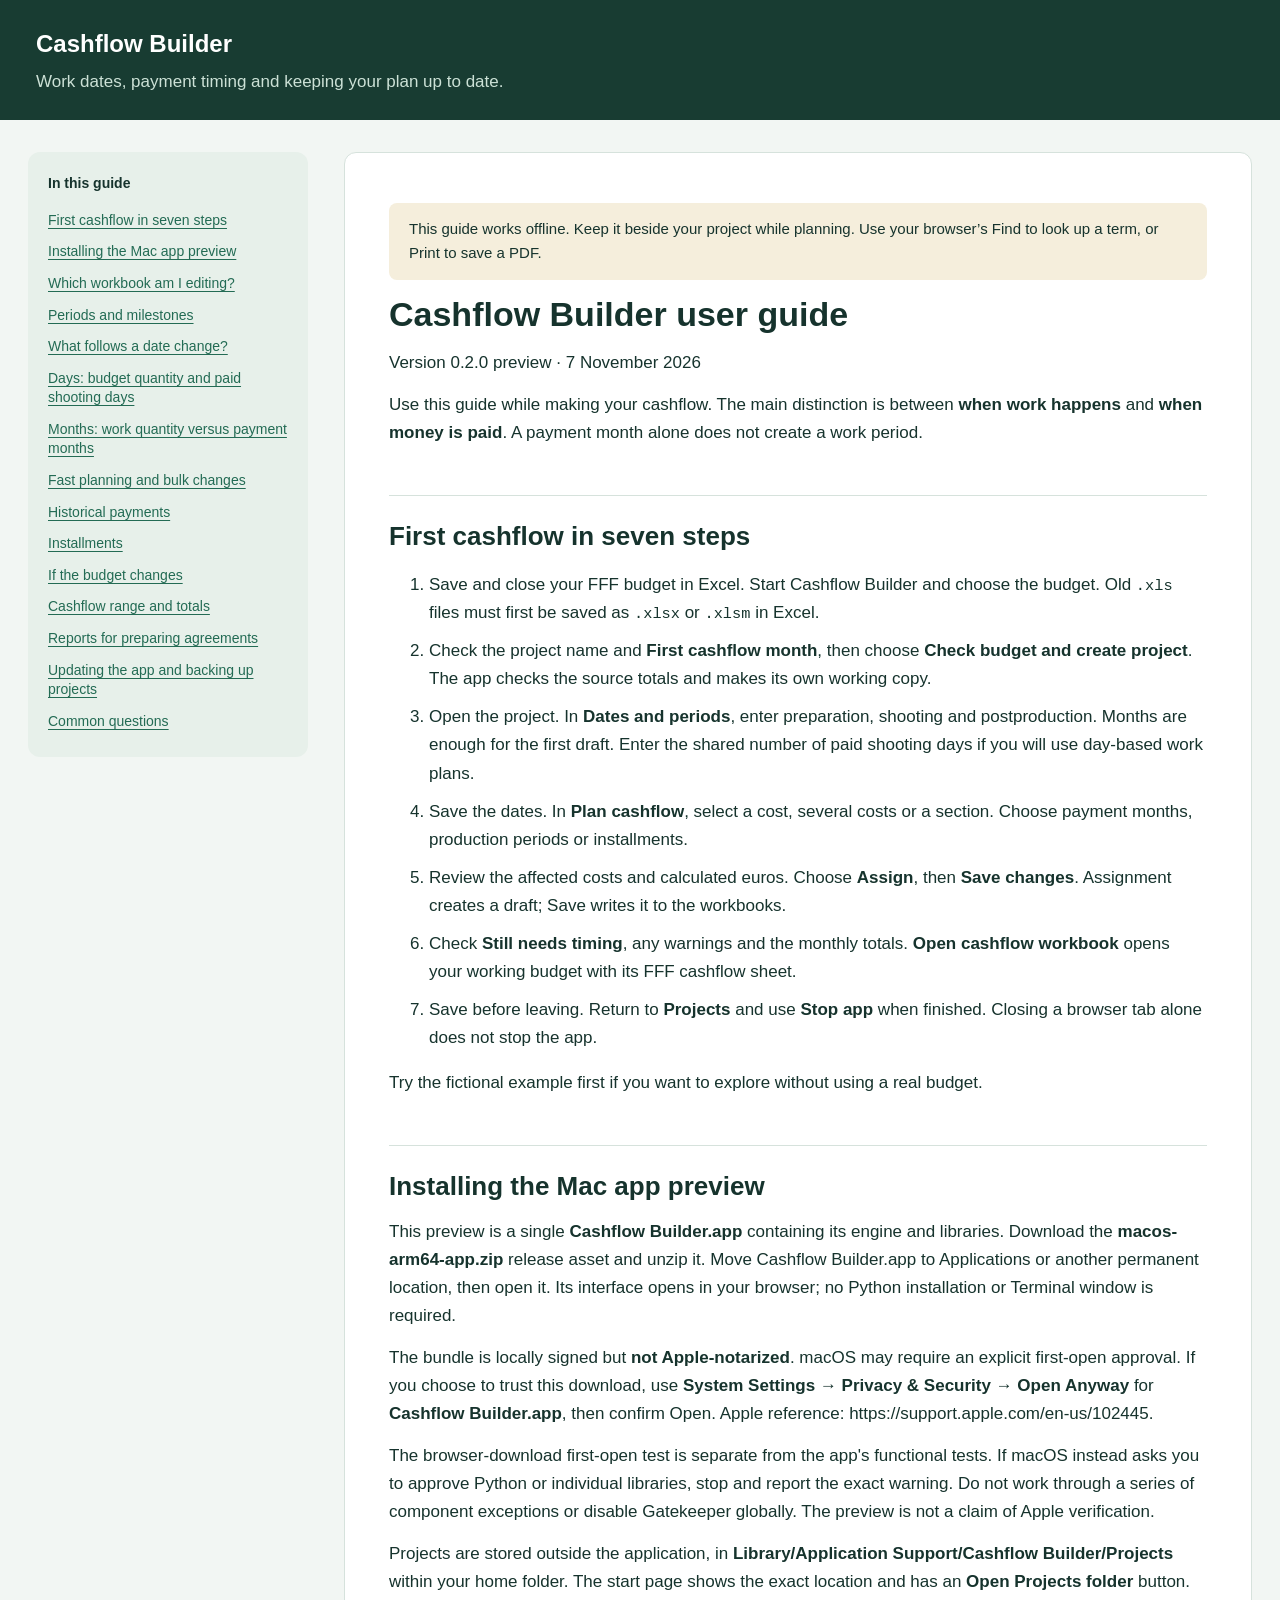
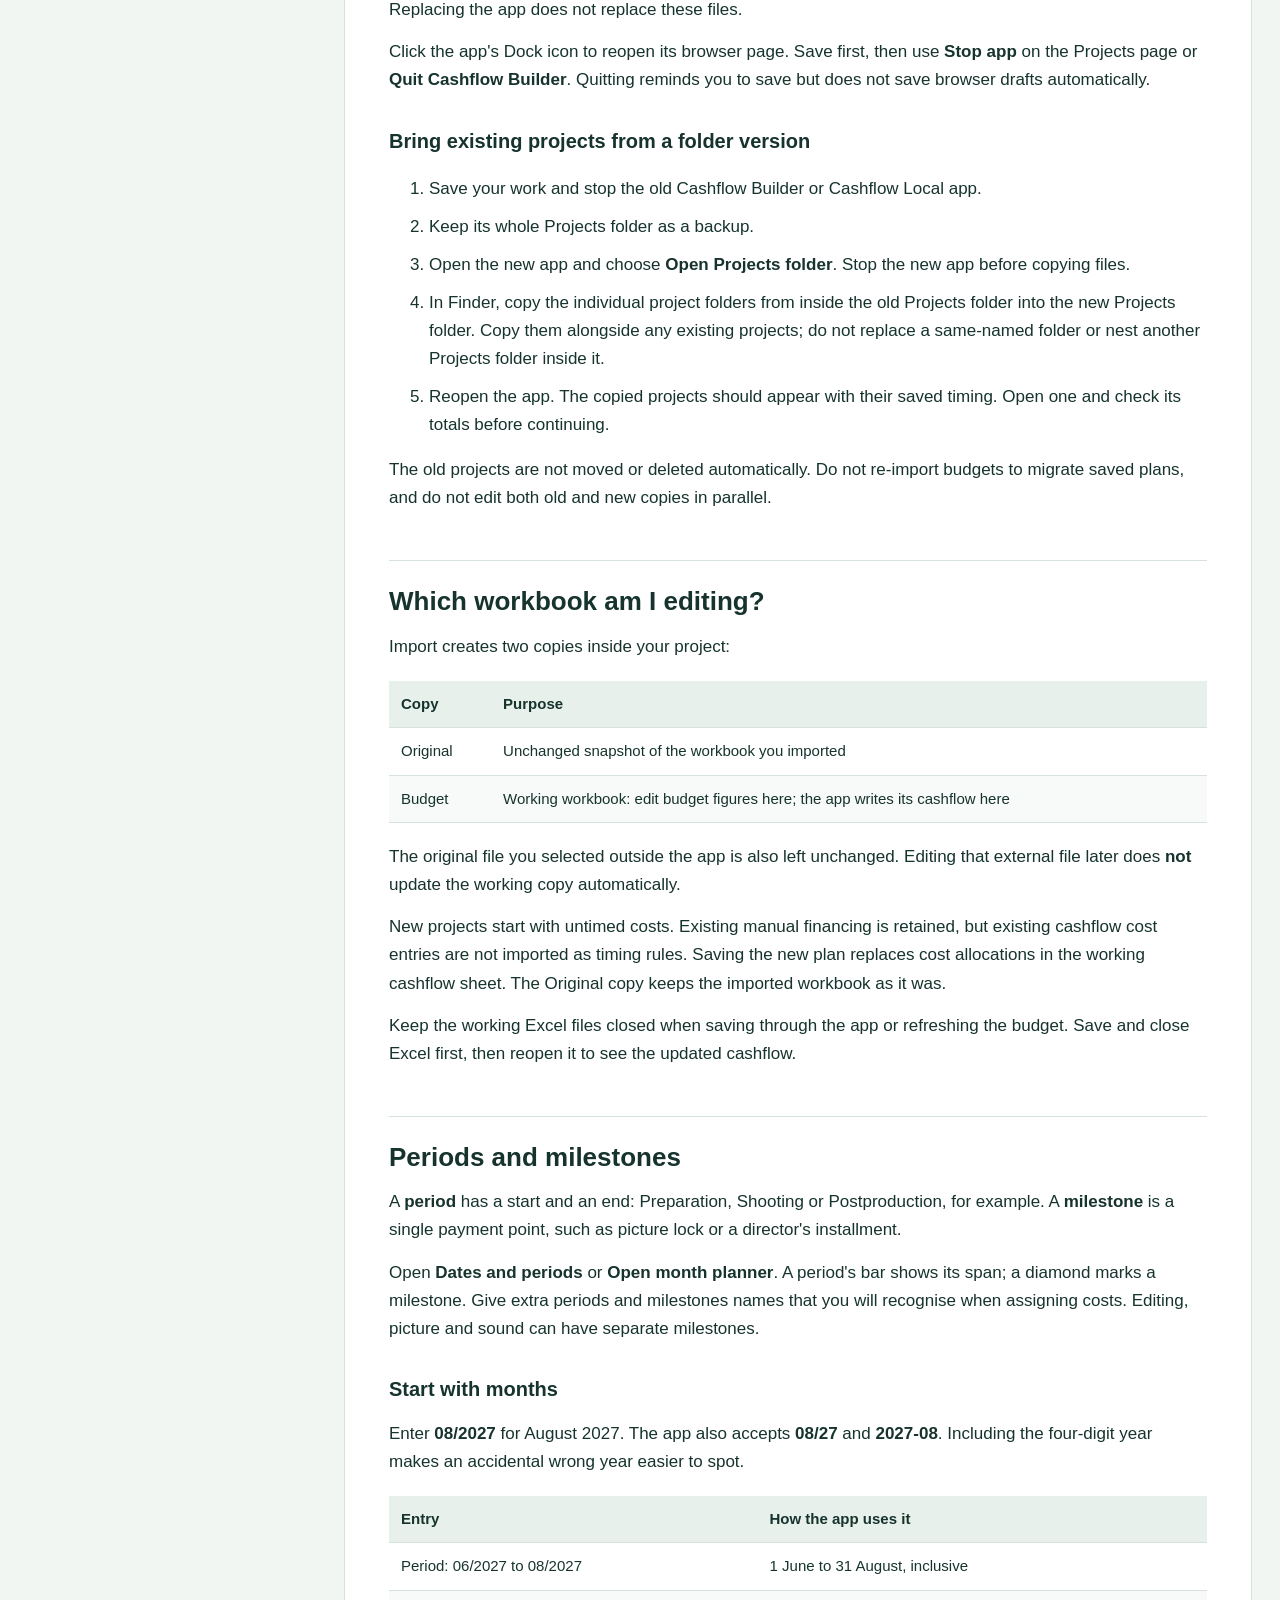
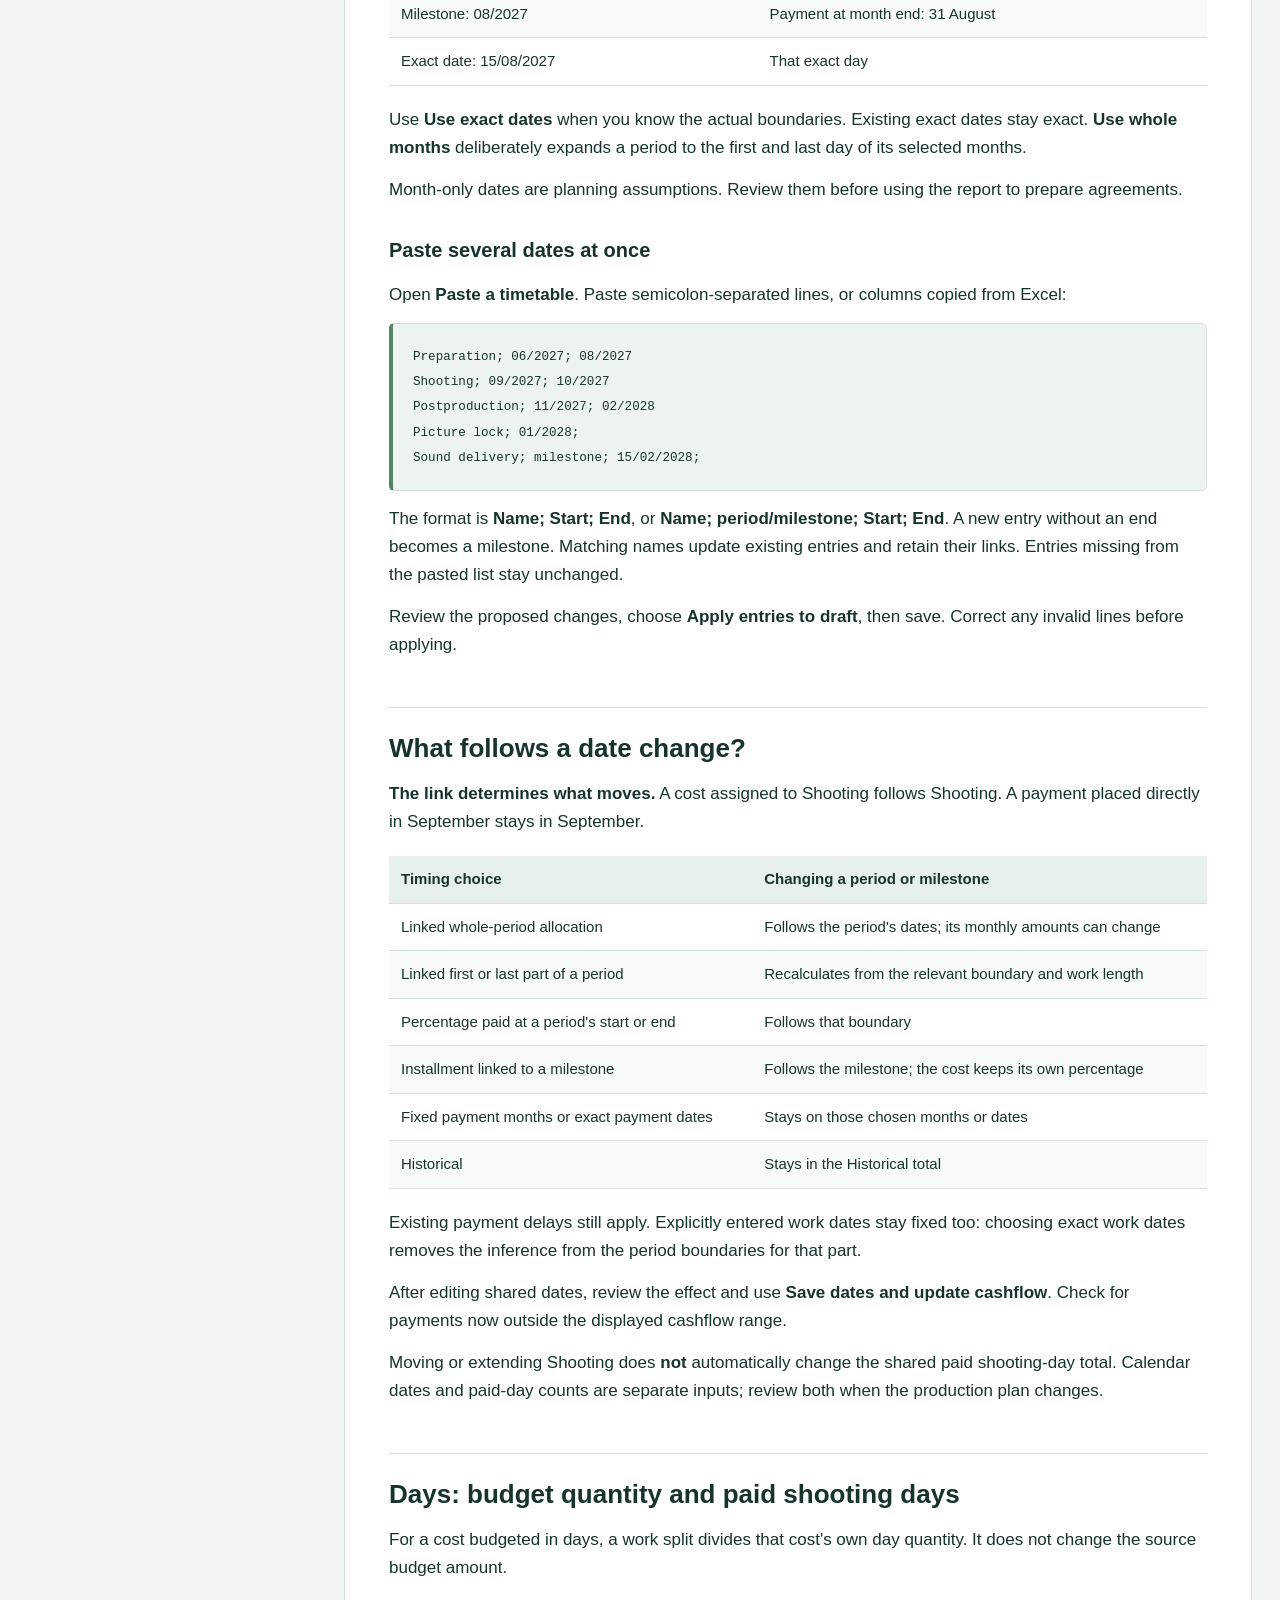
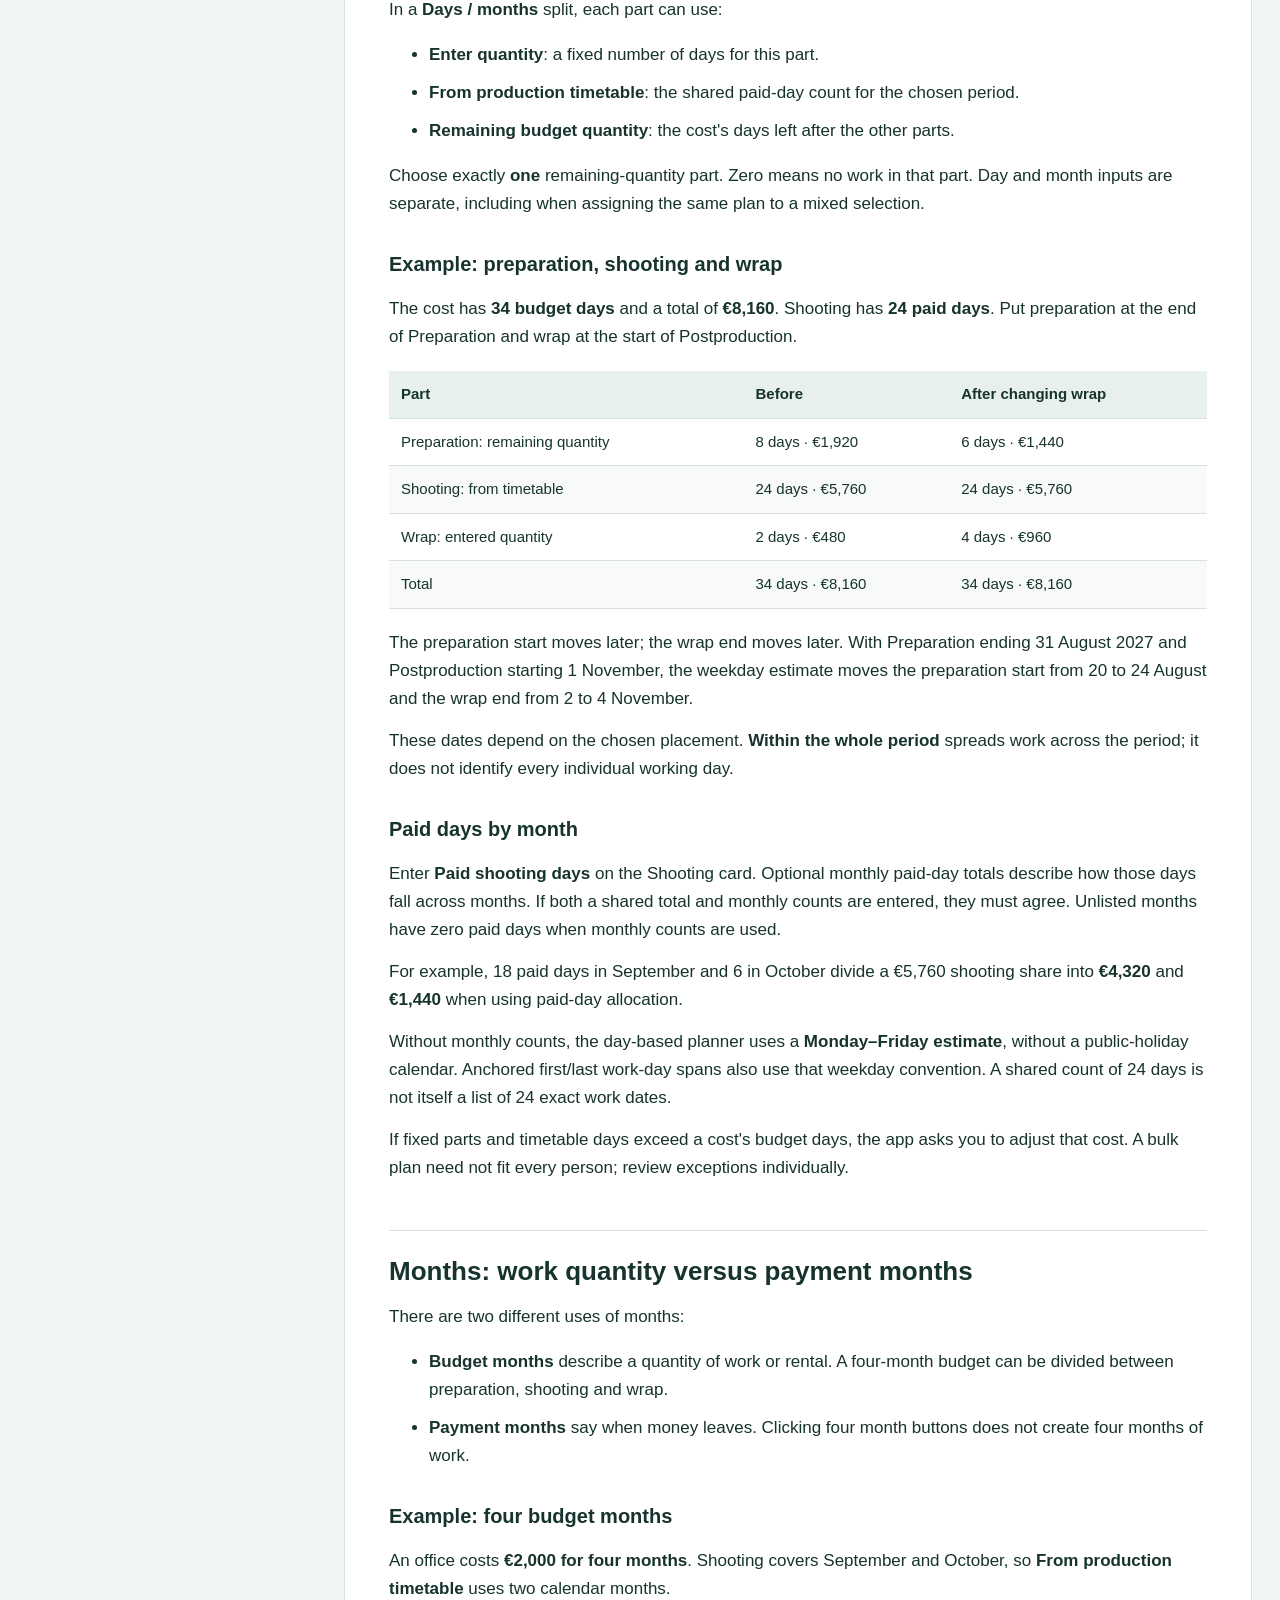
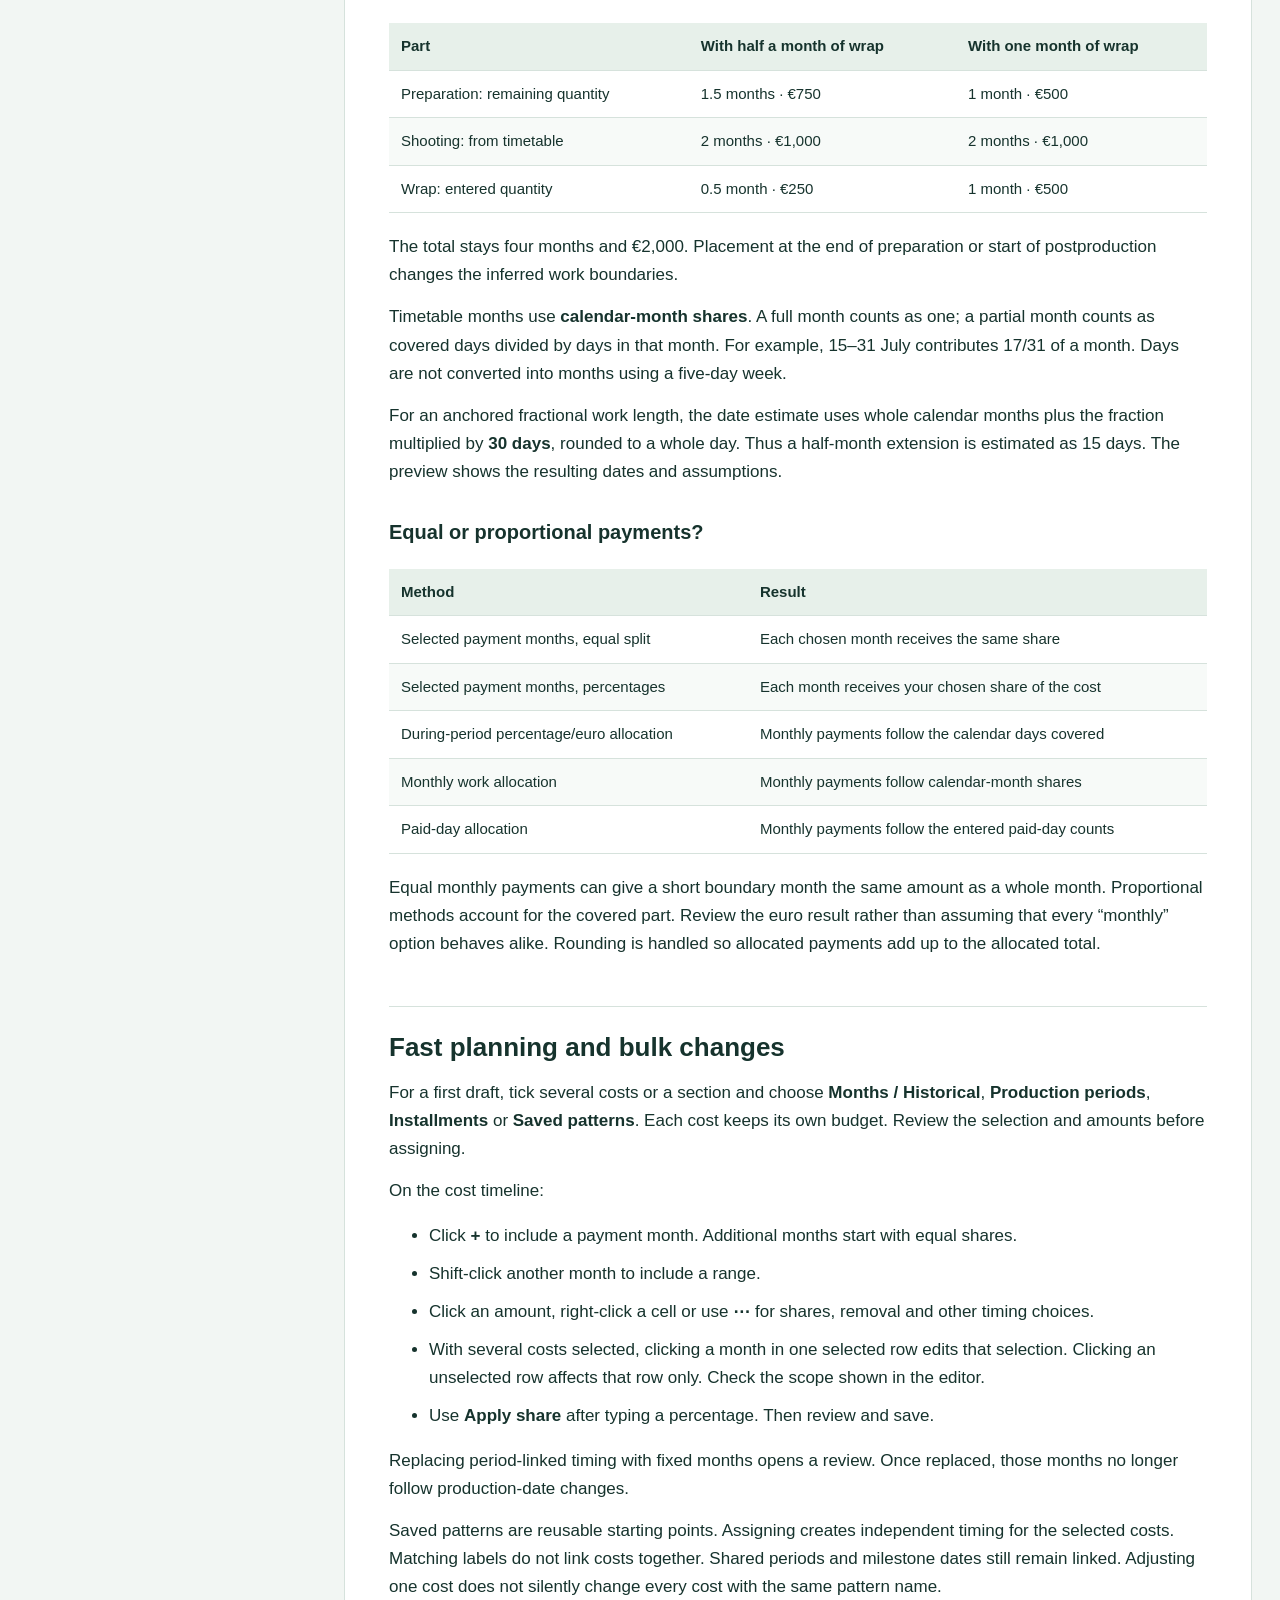
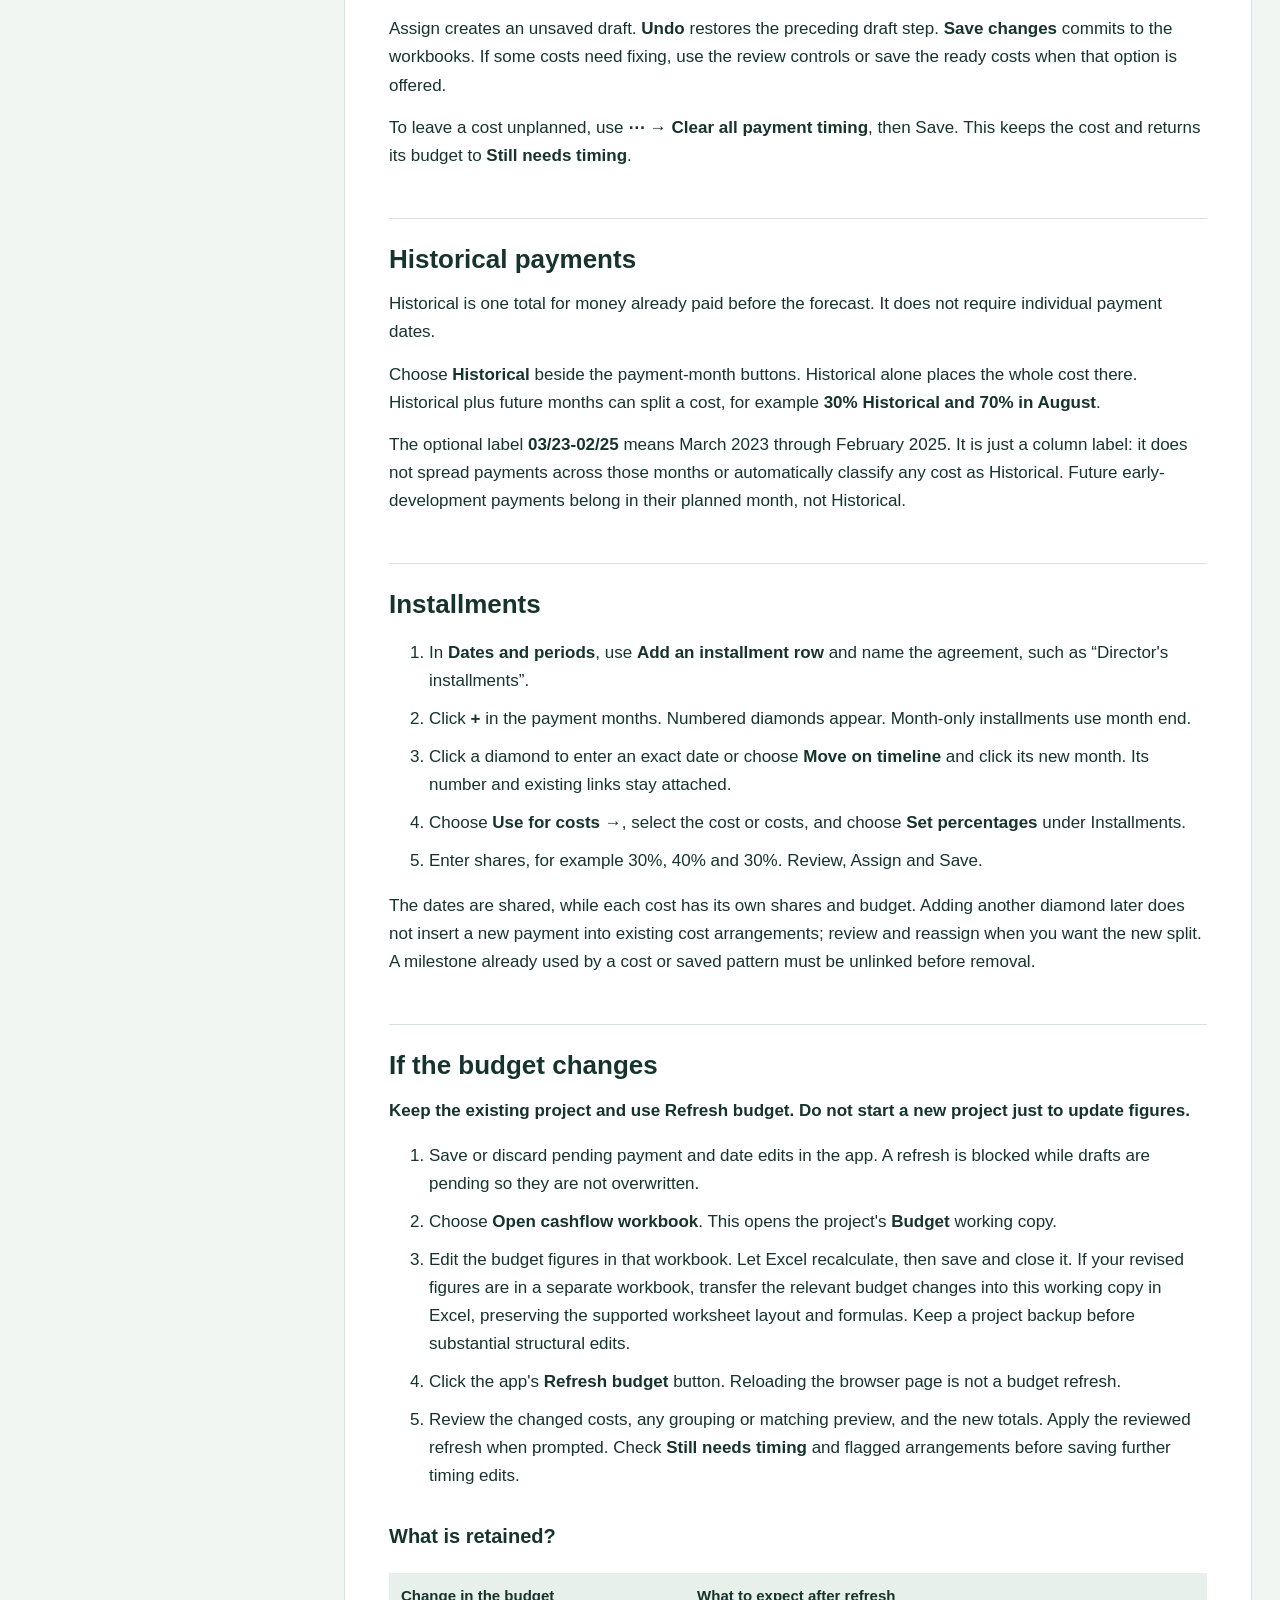
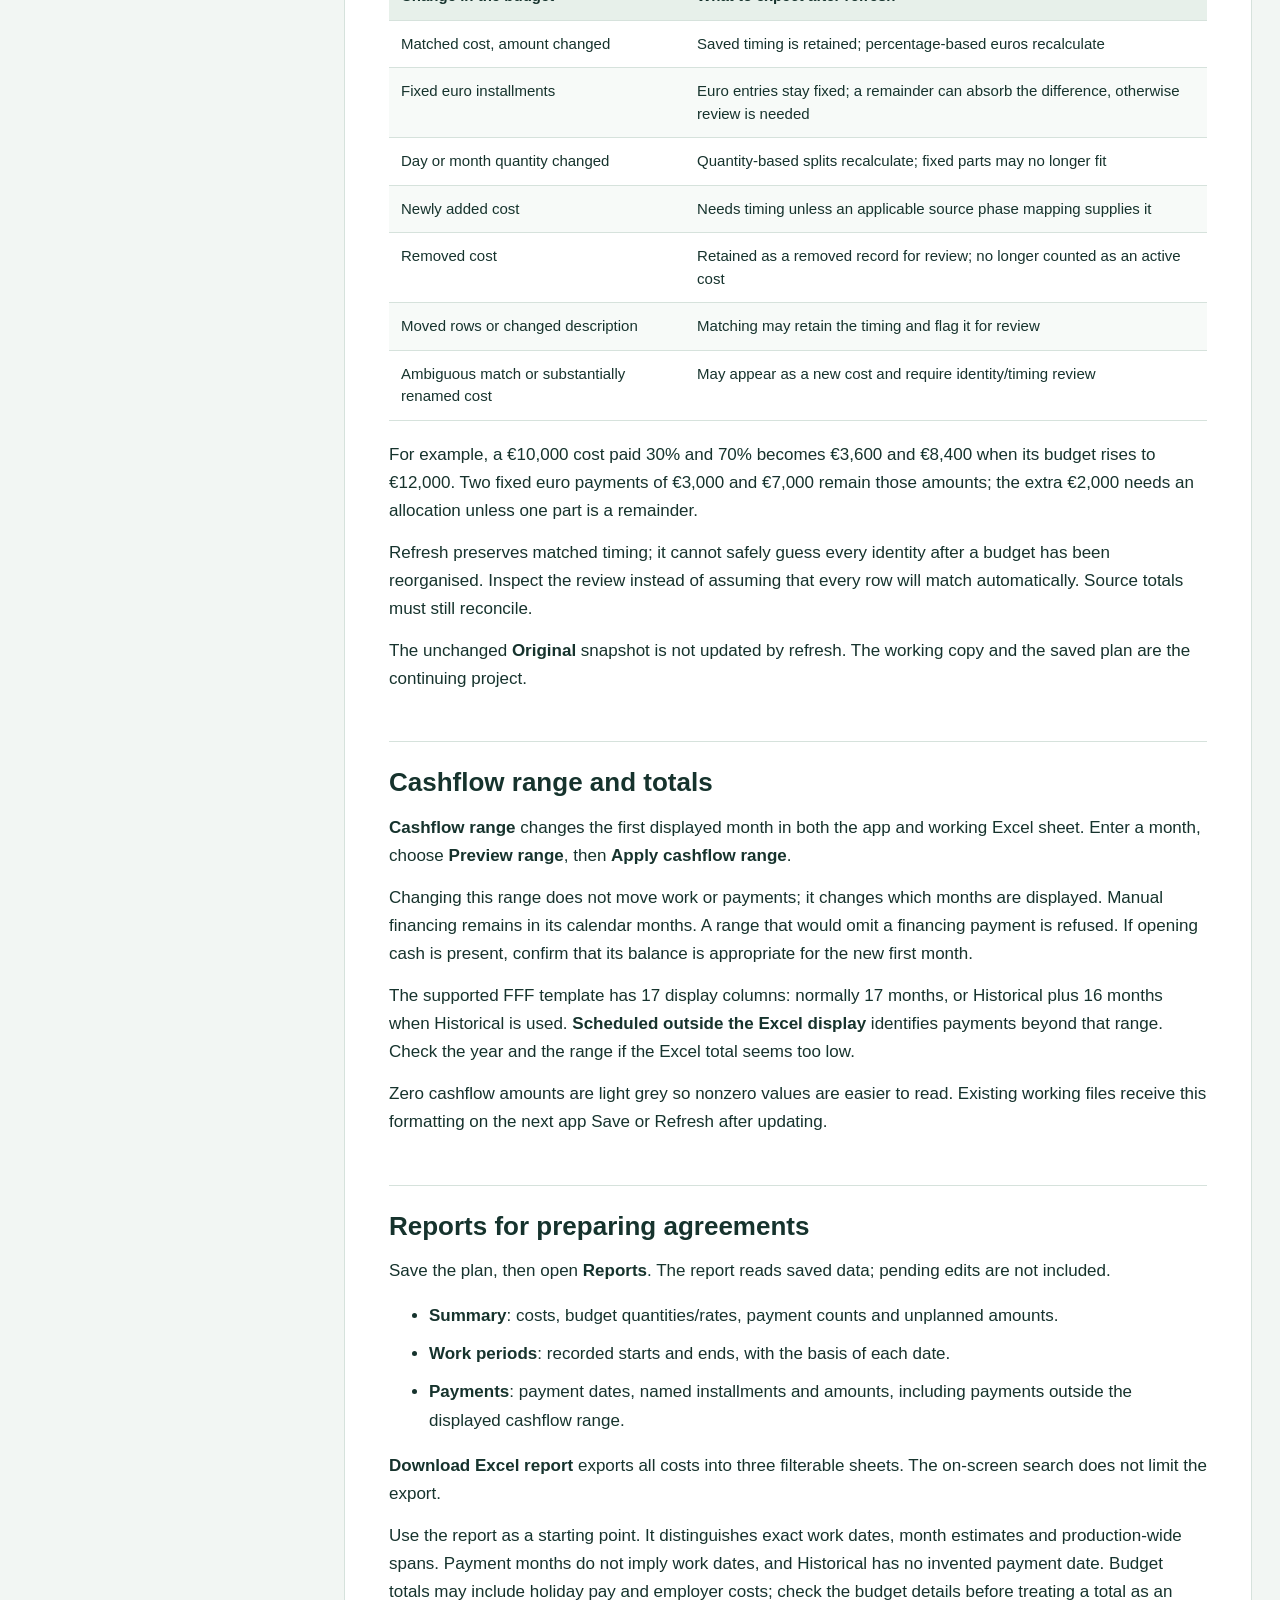
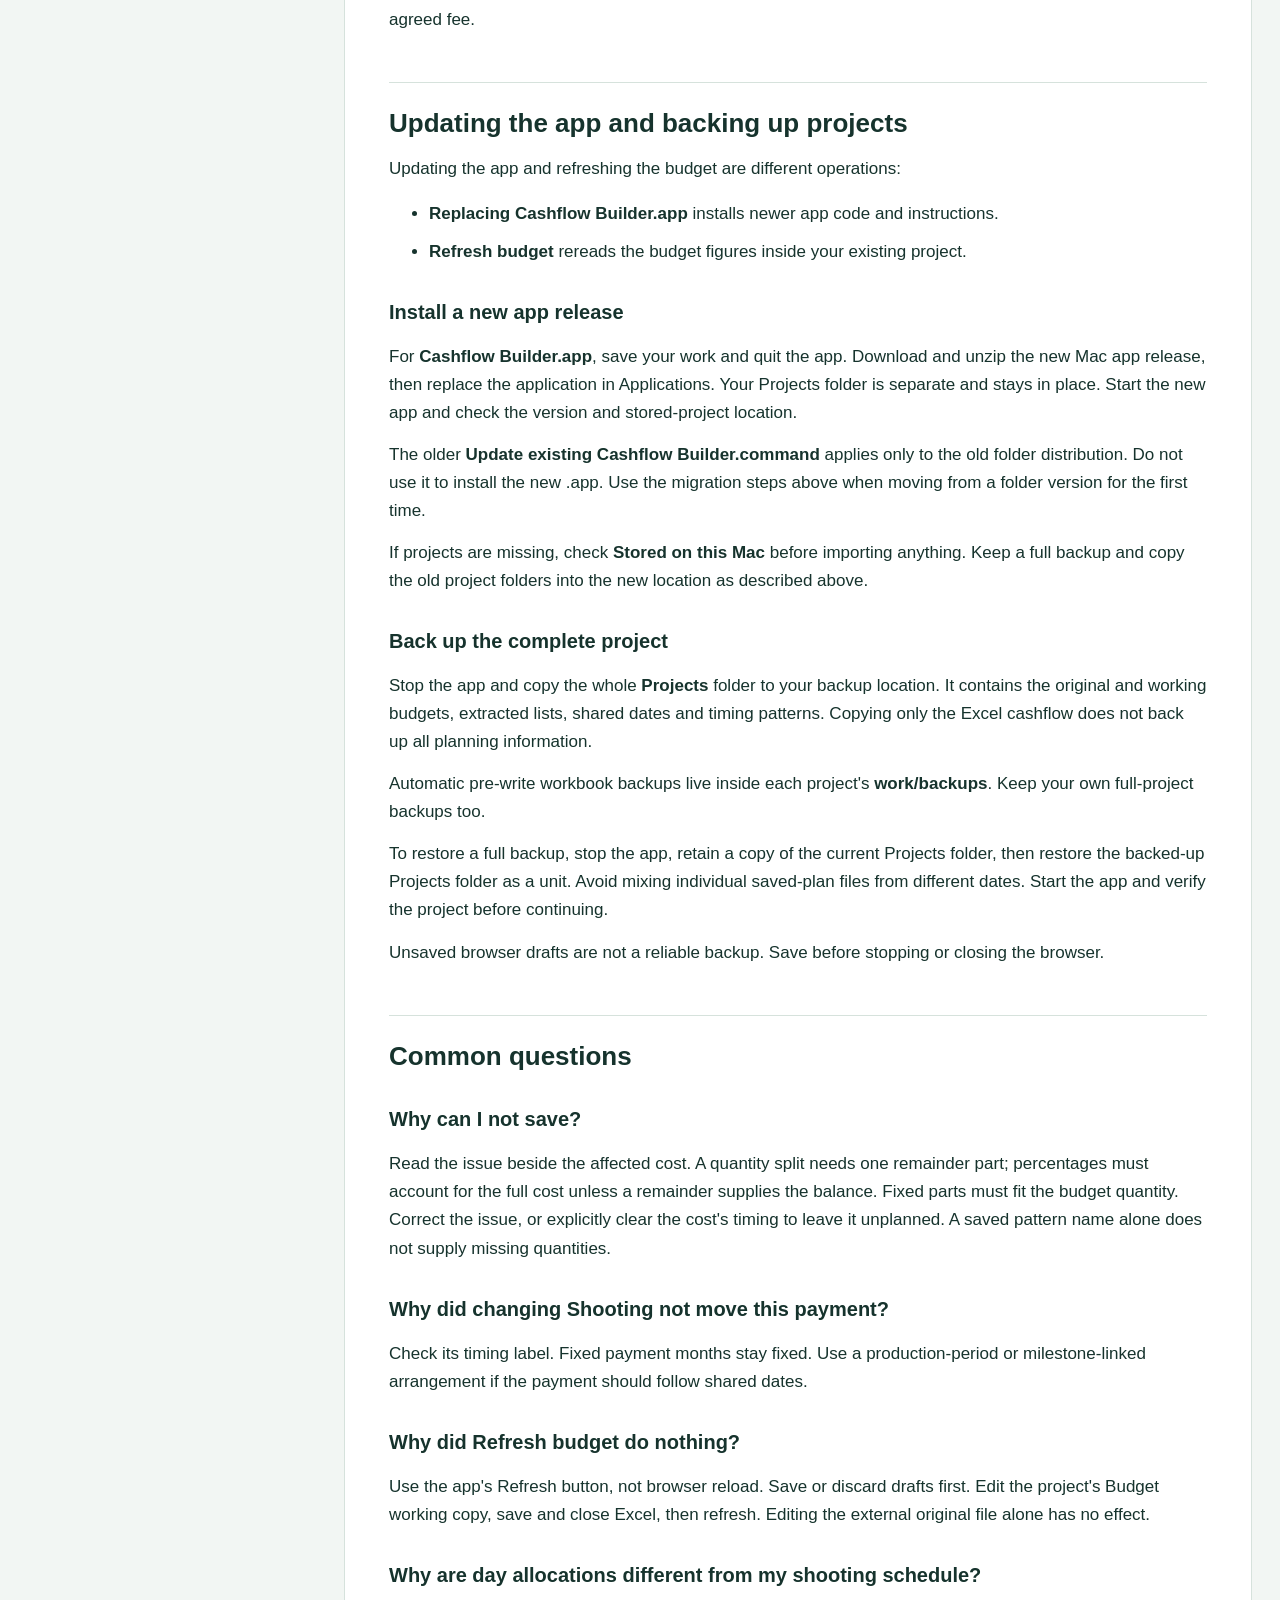
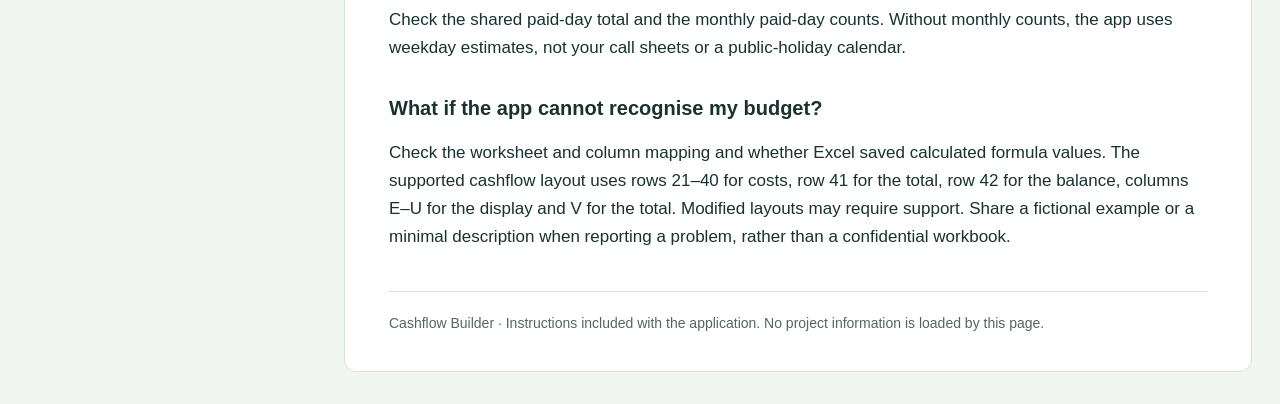
<file: app/help.html>
<!doctype html><html lang="en"><head><meta charset="utf-8"><meta name="viewport" content="width=device-width,initial-scale=1"><title>Cashflow Builder · User guide</title><style>
:root{color-scheme:light;--ink:#16332d;--muted:#53665f;--line:#d6e2dc;--paper:#fff;--accent:#236b54}
*{box-sizing:border-box}html{scroll-behavior:smooth;scroll-padding-top:25px}body{margin:0;background:#f2f6f3;color:var(--ink);font:17px/1.65 -apple-system,BlinkMacSystemFont,"Segoe UI",sans-serif}
header{padding:24px 36px;background:#183c32;color:#fff}header strong{font-size:24px}header p{margin:4px 0 0;color:#cce1d6}
.layout{display:grid;grid-template-columns:280px minmax(0,920px);gap:36px;max-width:1320px;margin:32px auto;padding:0 28px}
nav{position:sticky;top:24px;align-self:start;max-height:94vh;overflow:auto;font-size:14px;padding:20px;background:#e7f0ea;border-radius:12px}nav strong{display:block;margin-bottom:10px}nav a{display:block;padding:6px 0;line-height:1.4}
main{background:var(--paper);padding:36px 44px;border:1px solid var(--line);border-radius:12px;min-width:0}h1{font-size:34px;line-height:1.2;margin:0 0 14px}h2{font-size:26px;line-height:1.3;margin:48px 0 14px;padding-top:24px;border-top:1px solid var(--line)}h3{font-size:20px;margin:30px 0 12px}p{margin:14px 0}a{color:var(--accent);text-underline-offset:3px}a:focus-visible{outline:3px solid #b78132;outline-offset:3px}li{margin:10px 0}strong{font-weight:650}
.table-scroll{overflow-x:auto;margin:20px 0}table{width:100%;border-collapse:collapse;font-size:15px;line-height:1.5}th,td{text-align:left;vertical-align:top;padding:12px;border-bottom:1px solid var(--line)}th{background:#e7f0ea}tbody tr:nth-child(even){background:#f7faf8}
pre{overflow-x:auto;background:#edf3f0;border:1px solid var(--line);border-left:4px solid #54836a;border-radius:5px;padding:20px;font:14px/1.8 ui-monospace,monospace}code{font-family:ui-monospace,monospace;font-size:.9em}footer{color:var(--muted);font-size:14px;margin:40px 0 0;border-top:1px solid var(--line);padding-top:20px}.hint{background:#f5eedc;padding:14px 20px;border-radius:8px;font-size:15px}
@media(max-width:850px){.layout{display:block;padding:0 16px;margin-top:18px}nav{position:static;max-height:none;margin-bottom:20px}main{padding:24px}header{padding:20px}h1{font-size:28px}}
@media print{body{background:white;font-size:11pt}header,nav,.hint{display:none}.layout{display:block;margin:0;padding:0;max-width:none}main{border:0;padding:0}h2{break-after:avoid}h3{break-after:avoid}tr{break-inside:avoid}table{font-size:10pt}a{color:inherit}}
</style></head><body><header><strong>Cashflow Builder</strong><p>Work dates, payment timing and keeping your plan up to date.</p></header><div class="layout"><nav aria-label="Guide contents"><strong>In this guide</strong><a href="#first-cashflow-in-seven-steps">First cashflow in seven steps</a><a href="#installing-the-mac-app-preview">Installing the Mac app preview</a><a href="#which-workbook-am-i-editing">Which workbook am I editing?</a><a href="#periods-and-milestones">Periods and milestones</a><a href="#what-follows-a-date-change">What follows a date change?</a><a href="#days-budget-quantity-and-paid-shooting-days">Days: budget quantity and paid shooting days</a><a href="#months-work-quantity-versus-payment-months">Months: work quantity versus payment months</a><a href="#fast-planning-and-bulk-changes">Fast planning and bulk changes</a><a href="#historical-payments">Historical payments</a><a href="#installments">Installments</a><a href="#if-the-budget-changes">If the budget changes</a><a href="#cashflow-range-and-totals">Cashflow range and totals</a><a href="#reports-for-preparing-agreements">Reports for preparing agreements</a><a href="#updating-the-app-and-backing-up-projects">Updating the app and backing up projects</a><a href="#common-questions">Common questions</a></nav><main><p class="hint">This guide works offline. Keep it beside your project while planning. Use your browser’s Find to look up a term, or Print to save a PDF.</p><h1 id="cashflow-builder-user-guide">Cashflow Builder user guide</h1>
<p>Version 0.2.0 preview · 7 November 2026</p>
<p>Use this guide while making your cashflow. The main distinction is between <strong>when work happens</strong> and <strong>when money is paid</strong>. A payment month alone does not create a work period.</p>
<h2 id="first-cashflow-in-seven-steps">First cashflow in seven steps</h2>
<ol><li>Save and close your FFF budget in Excel. Start Cashflow Builder and choose the budget. Old <code>.xls</code> files must first be saved as <code>.xlsx</code> or <code>.xlsm</code> in Excel.</li><li>Check the project name and <strong>First cashflow month</strong>, then choose <strong>Check budget and create project</strong>. The app checks the source totals and makes its own working copy.</li><li>Open the project. In <strong>Dates and periods</strong>, enter preparation, shooting and postproduction. Months are enough for the first draft. Enter the shared number of paid shooting days if you will use day-based work plans.</li><li>Save the dates. In <strong>Plan cashflow</strong>, select a cost, several costs or a section. Choose payment months, production periods or installments.</li><li>Review the affected costs and calculated euros. Choose <strong>Assign</strong>, then <strong>Save changes</strong>. Assignment creates a draft; Save writes it to the workbooks.</li><li>Check <strong>Still needs timing</strong>, any warnings and the monthly totals. <strong>Open cashflow workbook</strong> opens your working budget with its FFF cashflow sheet.</li><li>Save before leaving. Return to <strong>Projects</strong> and use <strong>Stop app</strong> when finished. Closing a browser tab alone does not stop the app.</li></ol>
<p>Try the fictional example first if you want to explore without using a real budget.</p>
<h2 id="installing-the-mac-app-preview">Installing the Mac app preview</h2>
<p>This preview is a single <strong>Cashflow Builder.app</strong> containing its engine and libraries. Download the <strong>macos-arm64-app.zip</strong> release asset and unzip it. Move Cashflow Builder.app to Applications or another permanent location, then open it. Its interface opens in your browser; no Python installation or Terminal window is required.</p>
<p>The bundle is locally signed but <strong>not Apple-notarized</strong>. macOS may require an explicit first-open approval. If you choose to trust this download, use <strong>System Settings → Privacy &amp; Security → Open Anyway</strong> for <strong>Cashflow Builder.app</strong>, then confirm Open. Apple reference: https://support.apple.com/en-us/102445.</p>
<p>The browser-download first-open test is separate from the app&#x27;s functional tests. If macOS instead asks you to approve Python or individual libraries, stop and report the exact warning. Do not work through a series of component exceptions or disable Gatekeeper globally. The preview is not a claim of Apple verification.</p>
<p>Projects are stored outside the application, in <strong>Library/Application Support/Cashflow Builder/Projects</strong> within your home folder. The start page shows the exact location and has an <strong>Open Projects folder</strong> button. Replacing the app does not replace these files.</p>
<p>Click the app&#x27;s Dock icon to reopen its browser page. Save first, then use <strong>Stop app</strong> on the Projects page or <strong>Quit Cashflow Builder</strong>. Quitting reminds you to save but does not save browser drafts automatically.</p>
<h3 id="bring-existing-projects-from-a-folder-version">Bring existing projects from a folder version</h3>
<ol><li>Save your work and stop the old Cashflow Builder or Cashflow Local app.</li><li>Keep its whole Projects folder as a backup.</li><li>Open the new app and choose <strong>Open Projects folder</strong>. Stop the new app before copying files.</li><li>In Finder, copy the individual project folders from inside the old Projects folder into the new Projects folder. Copy them alongside any existing projects; do not replace a same-named folder or nest another Projects folder inside it.</li><li>Reopen the app. The copied projects should appear with their saved timing. Open one and check its totals before continuing.</li></ol>
<p>The old projects are not moved or deleted automatically. Do not re-import budgets to migrate saved plans, and do not edit both old and new copies in parallel.</p>
<h2 id="which-workbook-am-i-editing">Which workbook am I editing?</h2>
<p>Import creates two copies inside your project:</p>
<div class="table-scroll"><table><thead><tr><th scope="col">Copy</th><th scope="col">Purpose</th></tr></thead><tbody><tr><td>Original</td><td>Unchanged snapshot of the workbook you imported</td></tr><tr><td>Budget</td><td>Working workbook: edit budget figures here; the app writes its cashflow here</td></tr></tbody></table></div>
<p>The original file you selected outside the app is also left unchanged. Editing that external file later does <strong>not</strong> update the working copy automatically.</p>
<p>New projects start with untimed costs. Existing manual financing is retained, but existing cashflow cost entries are not imported as timing rules. Saving the new plan replaces cost allocations in the working cashflow sheet. The Original copy keeps the imported workbook as it was.</p>
<p>Keep the working Excel files closed when saving through the app or refreshing the budget. Save and close Excel first, then reopen it to see the updated cashflow.</p>
<h2 id="periods-and-milestones">Periods and milestones</h2>
<p>A <strong>period</strong> has a start and an end: Preparation, Shooting or Postproduction, for example. A <strong>milestone</strong> is a single payment point, such as picture lock or a director&#x27;s installment.</p>
<p>Open <strong>Dates and periods</strong> or <strong>Open month planner</strong>. A period&#x27;s bar shows its span; a diamond marks a milestone. Give extra periods and milestones names that you will recognise when assigning costs. Editing, picture and sound can have separate milestones.</p>
<h3 id="start-with-months">Start with months</h3>
<p>Enter <strong>08/2027</strong> for August 2027. The app also accepts <strong>08/27</strong> and <strong>2027-08</strong>. Including the four-digit year makes an accidental wrong year easier to spot.</p>
<div class="table-scroll"><table><thead><tr><th scope="col">Entry</th><th scope="col">How the app uses it</th></tr></thead><tbody><tr><td>Period: 06/2027 to 08/2027</td><td>1 June to 31 August, inclusive</td></tr><tr><td>Milestone: 08/2027</td><td>Payment at month end: 31 August</td></tr><tr><td>Exact date: 15/08/2027</td><td>That exact day</td></tr></tbody></table></div>
<p>Use <strong>Use exact dates</strong> when you know the actual boundaries. Existing exact dates stay exact. <strong>Use whole months</strong> deliberately expands a period to the first and last day of its selected months.</p>
<p>Month-only dates are planning assumptions. Review them before using the report to prepare agreements.</p>
<h3 id="paste-several-dates-at-once">Paste several dates at once</h3>
<p>Open <strong>Paste a timetable</strong>. Paste semicolon-separated lines, or columns copied from Excel:</p>
<pre><code>Preparation; 06/2027; 08/2027
Shooting; 09/2027; 10/2027
Postproduction; 11/2027; 02/2028
Picture lock; 01/2028;
Sound delivery; milestone; 15/02/2028;</code></pre>
<p>The format is <strong>Name; Start; End</strong>, or <strong>Name; period/milestone; Start; End</strong>. A new entry without an end becomes a milestone. Matching names update existing entries and retain their links. Entries missing from the pasted list stay unchanged.</p>
<p>Review the proposed changes, choose <strong>Apply entries to draft</strong>, then save. Correct any invalid lines before applying.</p>
<h2 id="what-follows-a-date-change">What follows a date change?</h2>
<p><strong>The link determines what moves.</strong> A cost assigned to Shooting follows Shooting. A payment placed directly in September stays in September.</p>
<div class="table-scroll"><table><thead><tr><th scope="col">Timing choice</th><th scope="col">Changing a period or milestone</th></tr></thead><tbody><tr><td>Linked whole-period allocation</td><td>Follows the period&#x27;s dates; its monthly amounts can change</td></tr><tr><td>Linked first or last part of a period</td><td>Recalculates from the relevant boundary and work length</td></tr><tr><td>Percentage paid at a period&#x27;s start or end</td><td>Follows that boundary</td></tr><tr><td>Installment linked to a milestone</td><td>Follows the milestone; the cost keeps its own percentage</td></tr><tr><td>Fixed payment months or exact payment dates</td><td>Stays on those chosen months or dates</td></tr><tr><td>Historical</td><td>Stays in the Historical total</td></tr></tbody></table></div>
<p>Existing payment delays still apply. Explicitly entered work dates stay fixed too: choosing exact work dates removes the inference from the period boundaries for that part.</p>
<p>After editing shared dates, review the effect and use <strong>Save dates and update cashflow</strong>. Check for payments now outside the displayed cashflow range.</p>
<p>Moving or extending Shooting does <strong>not</strong> automatically change the shared paid shooting-day total. Calendar dates and paid-day counts are separate inputs; review both when the production plan changes.</p>
<h2 id="days-budget-quantity-and-paid-shooting-days">Days: budget quantity and paid shooting days</h2>
<p>For a cost budgeted in days, a work split divides that cost&#x27;s own day quantity. It does not change the source budget amount.</p>
<p>In a <strong>Days / months</strong> split, each part can use:</p>
<ul><li><strong>Enter quantity</strong>: a fixed number of days for this part.</li><li><strong>From production timetable</strong>: the shared paid-day count for the chosen period.</li><li><strong>Remaining budget quantity</strong>: the cost&#x27;s days left after the other parts.</li></ul>
<p>Choose exactly <strong>one</strong> remaining-quantity part. Zero means no work in that part. Day and month inputs are separate, including when assigning the same plan to a mixed selection.</p>
<h3 id="example-preparation-shooting-and-wrap">Example: preparation, shooting and wrap</h3>
<p>The cost has <strong>34 budget days</strong> and a total of <strong>€8,160</strong>. Shooting has <strong>24 paid days</strong>. Put preparation at the end of Preparation and wrap at the start of Postproduction.</p>
<div class="table-scroll"><table><thead><tr><th scope="col">Part</th><th scope="col">Before</th><th scope="col">After changing wrap</th></tr></thead><tbody><tr><td>Preparation: remaining quantity</td><td>8 days · €1,920</td><td>6 days · €1,440</td></tr><tr><td>Shooting: from timetable</td><td>24 days · €5,760</td><td>24 days · €5,760</td></tr><tr><td>Wrap: entered quantity</td><td>2 days · €480</td><td>4 days · €960</td></tr><tr><td>Total</td><td>34 days · €8,160</td><td>34 days · €8,160</td></tr></tbody></table></div>
<p>The preparation start moves later; the wrap end moves later. With Preparation ending 31 August 2027 and Postproduction starting 1 November, the weekday estimate moves the preparation start from 20 to 24 August and the wrap end from 2 to 4 November.</p>
<p>These dates depend on the chosen placement. <strong>Within the whole period</strong> spreads work across the period; it does not identify every individual working day.</p>
<h3 id="paid-days-by-month">Paid days by month</h3>
<p>Enter <strong>Paid shooting days</strong> on the Shooting card. Optional monthly paid-day totals describe how those days fall across months. If both a shared total and monthly counts are entered, they must agree. Unlisted months have zero paid days when monthly counts are used.</p>
<p>For example, 18 paid days in September and 6 in October divide a €5,760 shooting share into <strong>€4,320</strong> and <strong>€1,440</strong> when using paid-day allocation.</p>
<p>Without monthly counts, the day-based planner uses a <strong>Monday–Friday estimate</strong>, without a public-holiday calendar. Anchored first/last work-day spans also use that weekday convention. A shared count of 24 days is not itself a list of 24 exact work dates.</p>
<p>If fixed parts and timetable days exceed a cost&#x27;s budget days, the app asks you to adjust that cost. A bulk plan need not fit every person; review exceptions individually.</p>
<h2 id="months-work-quantity-versus-payment-months">Months: work quantity versus payment months</h2>
<p>There are two different uses of months:</p>
<ul><li><strong>Budget months</strong> describe a quantity of work or rental. A four-month budget can be divided between preparation, shooting and wrap.</li><li><strong>Payment months</strong> say when money leaves. Clicking four month buttons does not create four months of work.</li></ul>
<h3 id="example-four-budget-months">Example: four budget months</h3>
<p>An office costs <strong>€2,000 for four months</strong>. Shooting covers September and October, so <strong>From production timetable</strong> uses two calendar months.</p>
<div class="table-scroll"><table><thead><tr><th scope="col">Part</th><th scope="col">With half a month of wrap</th><th scope="col">With one month of wrap</th></tr></thead><tbody><tr><td>Preparation: remaining quantity</td><td>1.5 months · €750</td><td>1 month · €500</td></tr><tr><td>Shooting: from timetable</td><td>2 months · €1,000</td><td>2 months · €1,000</td></tr><tr><td>Wrap: entered quantity</td><td>0.5 month · €250</td><td>1 month · €500</td></tr></tbody></table></div>
<p>The total stays four months and €2,000. Placement at the end of preparation or start of postproduction changes the inferred work boundaries.</p>
<p>Timetable months use <strong>calendar-month shares</strong>. A full month counts as one; a partial month counts as covered days divided by days in that month. For example, 15–31 July contributes 17/31 of a month. Days are not converted into months using a five-day week.</p>
<p>For an anchored fractional work length, the date estimate uses whole calendar months plus the fraction multiplied by <strong>30 days</strong>, rounded to a whole day. Thus a half-month extension is estimated as 15 days. The preview shows the resulting dates and assumptions.</p>
<h3 id="equal-or-proportional-payments">Equal or proportional payments?</h3>
<div class="table-scroll"><table><thead><tr><th scope="col">Method</th><th scope="col">Result</th></tr></thead><tbody><tr><td>Selected payment months, equal split</td><td>Each chosen month receives the same share</td></tr><tr><td>Selected payment months, percentages</td><td>Each month receives your chosen share of the cost</td></tr><tr><td>During-period percentage/euro allocation</td><td>Monthly payments follow the calendar days covered</td></tr><tr><td>Monthly work allocation</td><td>Monthly payments follow calendar-month shares</td></tr><tr><td>Paid-day allocation</td><td>Monthly payments follow the entered paid-day counts</td></tr></tbody></table></div>
<p>Equal monthly payments can give a short boundary month the same amount as a whole month. Proportional methods account for the covered part. Review the euro result rather than assuming that every “monthly” option behaves alike. Rounding is handled so allocated payments add up to the allocated total.</p>
<h2 id="fast-planning-and-bulk-changes">Fast planning and bulk changes</h2>
<p>For a first draft, tick several costs or a section and choose <strong>Months / Historical</strong>, <strong>Production periods</strong>, <strong>Installments</strong> or <strong>Saved patterns</strong>. Each cost keeps its own budget. Review the selection and amounts before assigning.</p>
<p>On the cost timeline:</p>
<ul><li>Click <strong>+</strong> to include a payment month. Additional months start with equal shares.</li><li>Shift-click another month to include a range.</li><li>Click an amount, right-click a cell or use <strong>⋯</strong> for shares, removal and other timing choices.</li><li>With several costs selected, clicking a month in one selected row edits that selection. Clicking an unselected row affects that row only. Check the scope shown in the editor.</li><li>Use <strong>Apply share</strong> after typing a percentage. Then review and save.</li></ul>
<p>Replacing period-linked timing with fixed months opens a review. Once replaced, those months no longer follow production-date changes.</p>
<p>Saved patterns are reusable starting points. Assigning creates independent timing for the selected costs. Matching labels do not link costs together. Shared periods and milestone dates still remain linked. Adjusting one cost does not silently change every cost with the same pattern name.</p>
<p>Assign creates an unsaved draft. <strong>Undo</strong> restores the preceding draft step. <strong>Save changes</strong> commits to the workbooks. If some costs need fixing, use the review controls or save the ready costs when that option is offered.</p>
<p>To leave a cost unplanned, use <strong>⋯ → Clear all payment timing</strong>, then Save. This keeps the cost and returns its budget to <strong>Still needs timing</strong>.</p>
<h2 id="historical-payments">Historical payments</h2>
<p>Historical is one total for money already paid before the forecast. It does not require individual payment dates.</p>
<p>Choose <strong>Historical</strong> beside the payment-month buttons. Historical alone places the whole cost there. Historical plus future months can split a cost, for example <strong>30% Historical and 70% in August</strong>.</p>
<p>The optional label <strong>03/23-02/25</strong> means March 2023 through February 2025. It is just a column label: it does not spread payments across those months or automatically classify any cost as Historical. Future early-development payments belong in their planned month, not Historical.</p>
<h2 id="installments">Installments</h2>
<ol><li>In <strong>Dates and periods</strong>, use <strong>Add an installment row</strong> and name the agreement, such as “Director&#x27;s installments”.</li><li>Click <strong>+</strong> in the payment months. Numbered diamonds appear. Month-only installments use month end.</li><li>Click a diamond to enter an exact date or choose <strong>Move on timeline</strong> and click its new month. Its number and existing links stay attached.</li><li>Choose <strong>Use for costs →</strong>, select the cost or costs, and choose <strong>Set percentages</strong> under Installments.</li><li>Enter shares, for example 30%, 40% and 30%. Review, Assign and Save.</li></ol>
<p>The dates are shared, while each cost has its own shares and budget. Adding another diamond later does not insert a new payment into existing cost arrangements; review and reassign when you want the new split. A milestone already used by a cost or saved pattern must be unlinked before removal.</p>
<h2 id="if-the-budget-changes">If the budget changes</h2>
<p><strong>Keep the existing project and use Refresh budget. Do not start a new project just to update figures.</strong></p>
<ol><li>Save or discard pending payment and date edits in the app. A refresh is blocked while drafts are pending so they are not overwritten.</li><li>Choose <strong>Open cashflow workbook</strong>. This opens the project&#x27;s <strong>Budget</strong> working copy.</li><li>Edit the budget figures in that workbook. Let Excel recalculate, then save and close it. If your revised figures are in a separate workbook, transfer the relevant budget changes into this working copy in Excel, preserving the supported worksheet layout and formulas. Keep a project backup before substantial structural edits.</li><li>Click the app&#x27;s <strong>Refresh budget</strong> button. Reloading the browser page is not a budget refresh.</li><li>Review the changed costs, any grouping or matching preview, and the new totals. Apply the reviewed refresh when prompted. Check <strong>Still needs timing</strong> and flagged arrangements before saving further timing edits.</li></ol>
<h3 id="what-is-retained">What is retained?</h3>
<div class="table-scroll"><table><thead><tr><th scope="col">Change in the budget</th><th scope="col">What to expect after refresh</th></tr></thead><tbody><tr><td>Matched cost, amount changed</td><td>Saved timing is retained; percentage-based euros recalculate</td></tr><tr><td>Fixed euro installments</td><td>Euro entries stay fixed; a remainder can absorb the difference, otherwise review is needed</td></tr><tr><td>Day or month quantity changed</td><td>Quantity-based splits recalculate; fixed parts may no longer fit</td></tr><tr><td>Newly added cost</td><td>Needs timing unless an applicable source phase mapping supplies it</td></tr><tr><td>Removed cost</td><td>Retained as a removed record for review; no longer counted as an active cost</td></tr><tr><td>Moved rows or changed description</td><td>Matching may retain the timing and flag it for review</td></tr><tr><td>Ambiguous match or substantially renamed cost</td><td>May appear as a new cost and require identity/timing review</td></tr></tbody></table></div>
<p>For example, a €10,000 cost paid 30% and 70% becomes €3,600 and €8,400 when its budget rises to €12,000. Two fixed euro payments of €3,000 and €7,000 remain those amounts; the extra €2,000 needs an allocation unless one part is a remainder.</p>
<p>Refresh preserves matched timing; it cannot safely guess every identity after a budget has been reorganised. Inspect the review instead of assuming that every row will match automatically. Source totals must still reconcile.</p>
<p>The unchanged <strong>Original</strong> snapshot is not updated by refresh. The working copy and the saved plan are the continuing project.</p>
<h2 id="cashflow-range-and-totals">Cashflow range and totals</h2>
<p><strong>Cashflow range</strong> changes the first displayed month in both the app and working Excel sheet. Enter a month, choose <strong>Preview range</strong>, then <strong>Apply cashflow range</strong>.</p>
<p>Changing this range does not move work or payments; it changes which months are displayed. Manual financing remains in its calendar months. A range that would omit a financing payment is refused. If opening cash is present, confirm that its balance is appropriate for the new first month.</p>
<p>The supported FFF template has 17 display columns: normally 17 months, or Historical plus 16 months when Historical is used. <strong>Scheduled outside the Excel display</strong> identifies payments beyond that range. Check the year and the range if the Excel total seems too low.</p>
<p>Zero cashflow amounts are light grey so nonzero values are easier to read. Existing working files receive this formatting on the next app Save or Refresh after updating.</p>
<h2 id="reports-for-preparing-agreements">Reports for preparing agreements</h2>
<p>Save the plan, then open <strong>Reports</strong>. The report reads saved data; pending edits are not included.</p>
<ul><li><strong>Summary</strong>: costs, budget quantities/rates, payment counts and unplanned amounts.</li><li><strong>Work periods</strong>: recorded starts and ends, with the basis of each date.</li><li><strong>Payments</strong>: payment dates, named installments and amounts, including payments outside the displayed cashflow range.</li></ul>
<p><strong>Download Excel report</strong> exports all costs into three filterable sheets. The on-screen search does not limit the export.</p>
<p>Use the report as a starting point. It distinguishes exact work dates, month estimates and production-wide spans. Payment months do not imply work dates, and Historical has no invented payment date. Budget totals may include holiday pay and employer costs; check the budget details before treating a total as an agreed fee.</p>
<h2 id="updating-the-app-and-backing-up-projects">Updating the app and backing up projects</h2>
<p>Updating the app and refreshing the budget are different operations:</p>
<ul><li><strong>Replacing Cashflow Builder.app</strong> installs newer app code and instructions.</li><li><strong>Refresh budget</strong> rereads the budget figures inside your existing project.</li></ul>
<h3 id="install-a-new-app-release">Install a new app release</h3>
<p>For <strong>Cashflow Builder.app</strong>, save your work and quit the app. Download and unzip the new Mac app release, then replace the application in Applications. Your Projects folder is separate and stays in place. Start the new app and check the version and stored-project location.</p>
<p>The older <strong>Update existing Cashflow Builder.command</strong> applies only to the old folder distribution. Do not use it to install the new .app. Use the migration steps above when moving from a folder version for the first time.</p>
<p>If projects are missing, check <strong>Stored on this Mac</strong> before importing anything. Keep a full backup and copy the old project folders into the new location as described above.</p>
<h3 id="back-up-the-complete-project">Back up the complete project</h3>
<p>Stop the app and copy the whole <strong>Projects</strong> folder to your backup location. It contains the original and working budgets, extracted lists, shared dates and timing patterns. Copying only the Excel cashflow does not back up all planning information.</p>
<p>Automatic pre-write workbook backups live inside each project&#x27;s <strong>work/backups</strong>. Keep your own full-project backups too.</p>
<p>To restore a full backup, stop the app, retain a copy of the current Projects folder, then restore the backed-up Projects folder as a unit. Avoid mixing individual saved-plan files from different dates. Start the app and verify the project before continuing.</p>
<p>Unsaved browser drafts are not a reliable backup. Save before stopping or closing the browser.</p>
<h2 id="common-questions">Common questions</h2>
<h3 id="why-can-i-not-save">Why can I not save?</h3>
<p>Read the issue beside the affected cost. A quantity split needs one remainder part; percentages must account for the full cost unless a remainder supplies the balance. Fixed parts must fit the budget quantity. Correct the issue, or explicitly clear the cost&#x27;s timing to leave it unplanned. A saved pattern name alone does not supply missing quantities.</p>
<h3 id="why-did-changing-shooting-not-move-this-payment">Why did changing Shooting not move this payment?</h3>
<p>Check its timing label. Fixed payment months stay fixed. Use a production-period or milestone-linked arrangement if the payment should follow shared dates.</p>
<h3 id="why-did-refresh-budget-do-nothing">Why did Refresh budget do nothing?</h3>
<p>Use the app&#x27;s Refresh button, not browser reload. Save or discard drafts first. Edit the project&#x27;s Budget working copy, save and close Excel, then refresh. Editing the external original file alone has no effect.</p>
<h3 id="why-are-day-allocations-different-from-my-shooting-schedule">Why are day allocations different from my shooting schedule?</h3>
<p>Check the shared paid-day total and the monthly paid-day counts. Without monthly counts, the app uses weekday estimates, not your call sheets or a public-holiday calendar.</p>
<h3 id="what-if-the-app-cannot-recognise-my-budget">What if the app cannot recognise my budget?</h3>
<p>Check the worksheet and column mapping and whether Excel saved calculated formula values. The supported cashflow layout uses rows 21–40 for costs, row 41 for the total, row 42 for the balance, columns E–U for the display and V for the total. Modified layouts may require support. Share a fictional example or a minimal description when reporting a problem, rather than a confidential workbook.</p><footer>Cashflow Builder · Instructions included with the application. No project information is loaded by this page.</footer></main></div></body></html>
</file>
